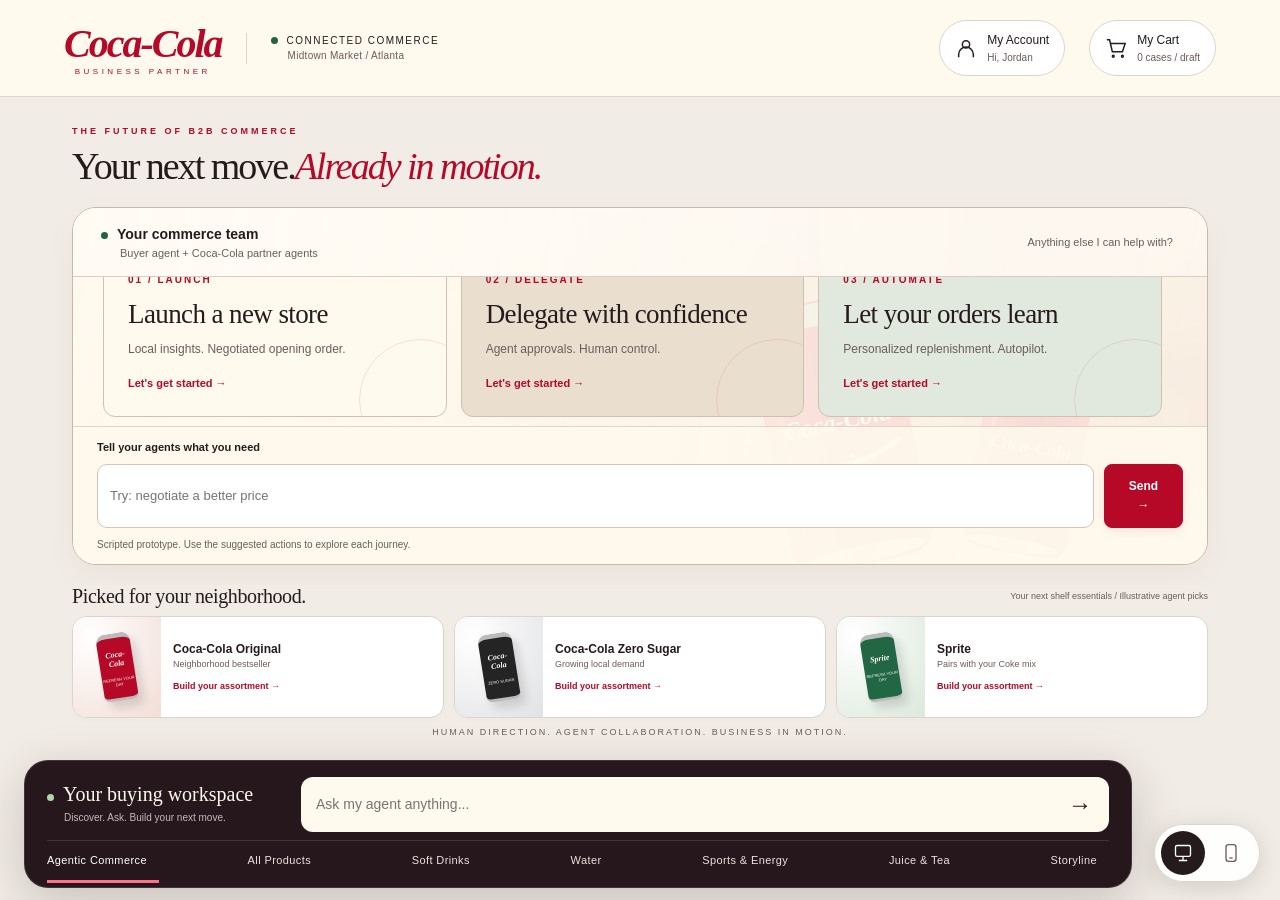
<file: index.html>
<!doctype html>
<html lang="en">
<head>
  <meta charset="utf-8"><meta name="viewport" content="width=device-width, initial-scale=1">
  <title>Coca-Cola Inspired | The Conversational Storefront</title>
  <link rel="stylesheet" href="styles.css"><link rel="stylesheet" href="storefront.css?v=4"><link rel="stylesheet" href="home.css?v=8"><link rel="stylesheet" href="conversation-journeys.css?v=10"><script src="catalog-data.js?v=6" defer></script><script src="storefront.js?v=15" defer></script><script src="app.js?v=14" defer></script>
</head>
<body class="conversation-page">
  <a class="skip" href="#main">Skip to conversation</a>
  <header id="storefront-header"></header>
  <div class="shell">
    <main id="main"><section class="intro"><div><p class="eyebrow">THE FUTURE OF B2B COMMERCE</p><h1>Your next move.<br><span>Already in motion.</span></h1><p>Your buyer agent and Coca-Cola's team work together.<br>You set the direction. They handle the details.</p></div><div class="hero-art" aria-hidden="true"><div class="can">Coca-Cola<small>ORIGINAL TASTE</small></div><div class="can zero">Coke<small>ZERO SUGAR</small></div></div></section><section id="storyboard" hidden></section><section class="conversation" aria-label="Commerce conversation"><div class="conversation-header"><div><span class="online" aria-hidden="true"></span><strong>Your commerce team</strong><small>Buyer agent + Coca-Cola partner agents</small></div><button class="text-button" id="reset">Restart journey</button></div><div id="messages" role="log" aria-label="Conversation messages" aria-live="polite" aria-relevant="additions"></div><form id="composer"><label for="prompt">Tell your agents what you need</label><div class="input-row"><input id="prompt" autocomplete="off" placeholder="Try: negotiate a better price" maxlength="500"><button type="submit" class="primary">Send <span aria-hidden="true">&rarr;</span></button></div><small>Scripted prototype. Use the suggested actions to explore each journey.</small></form></section><footer>HUMAN DIRECTION. AGENT COLLABORATION. BUSINESS IN MOTION.</footer></main>
  </div>
</body></html>
</file>
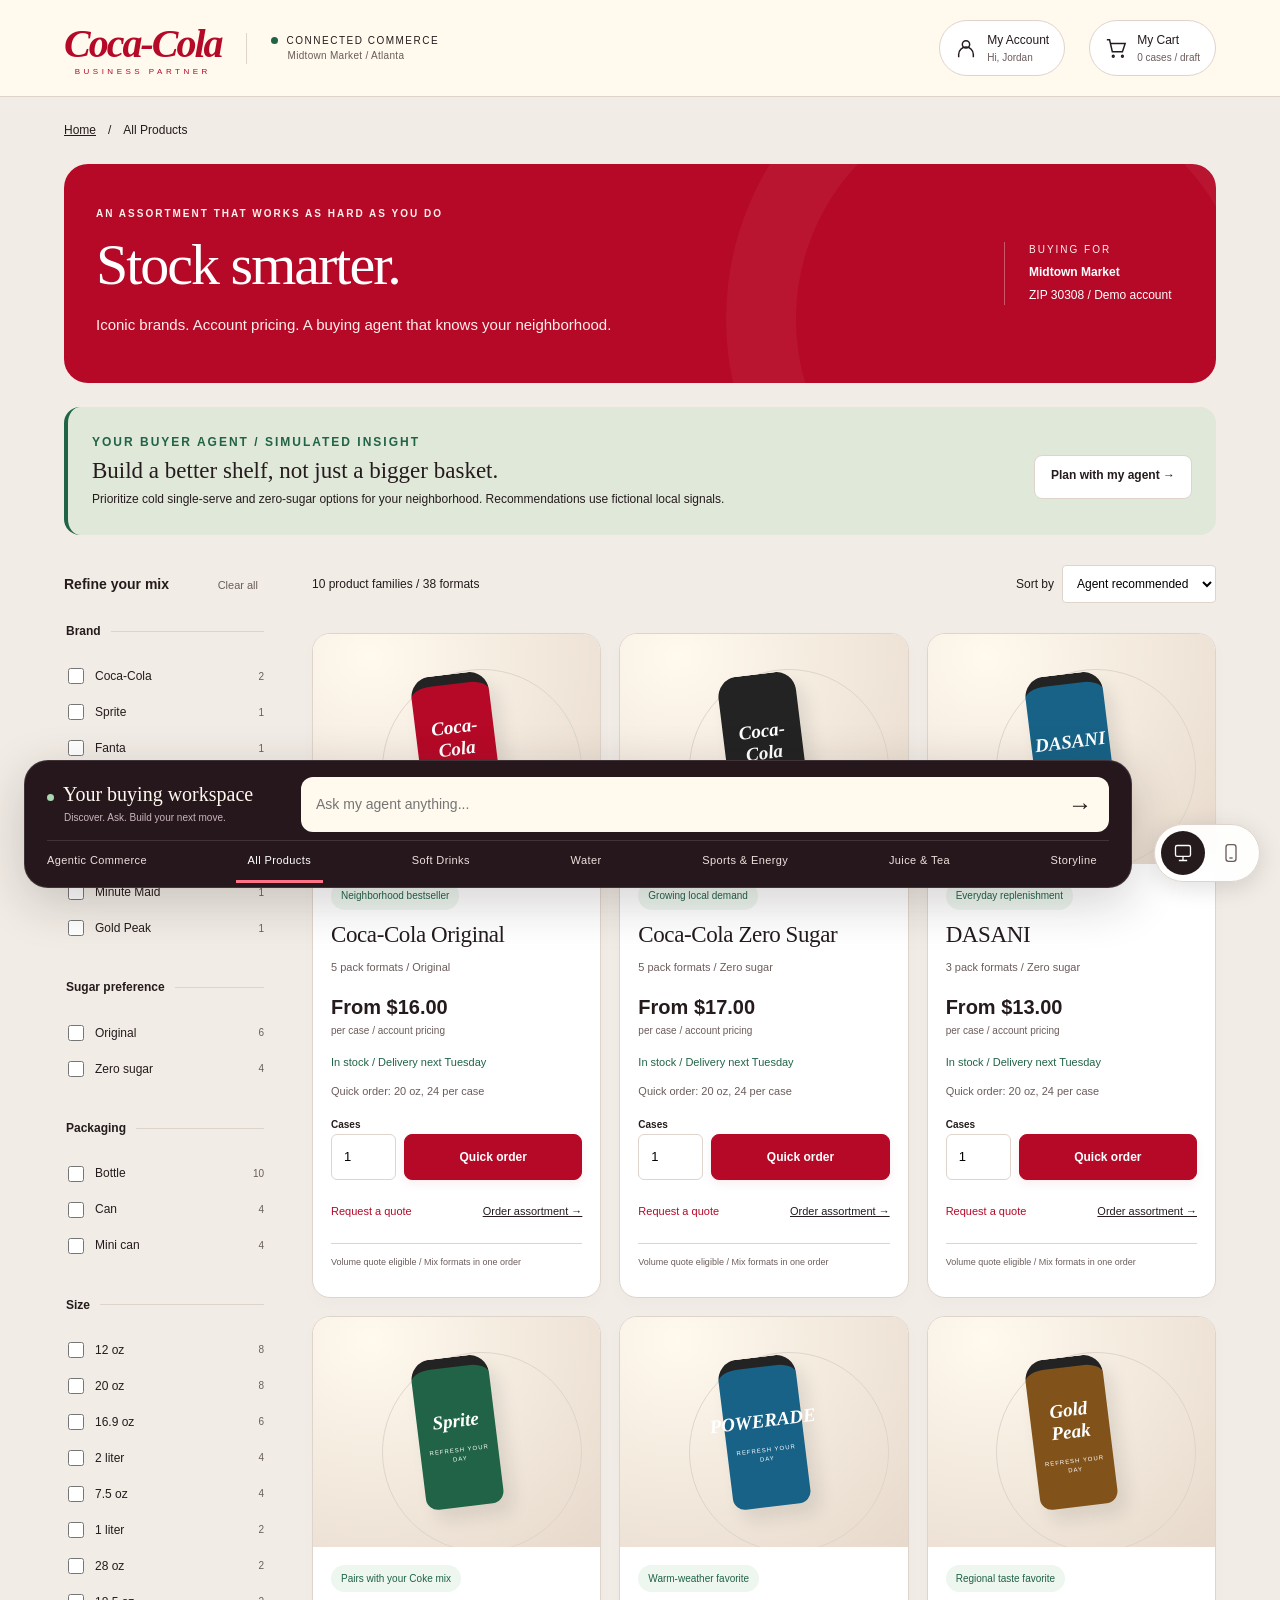
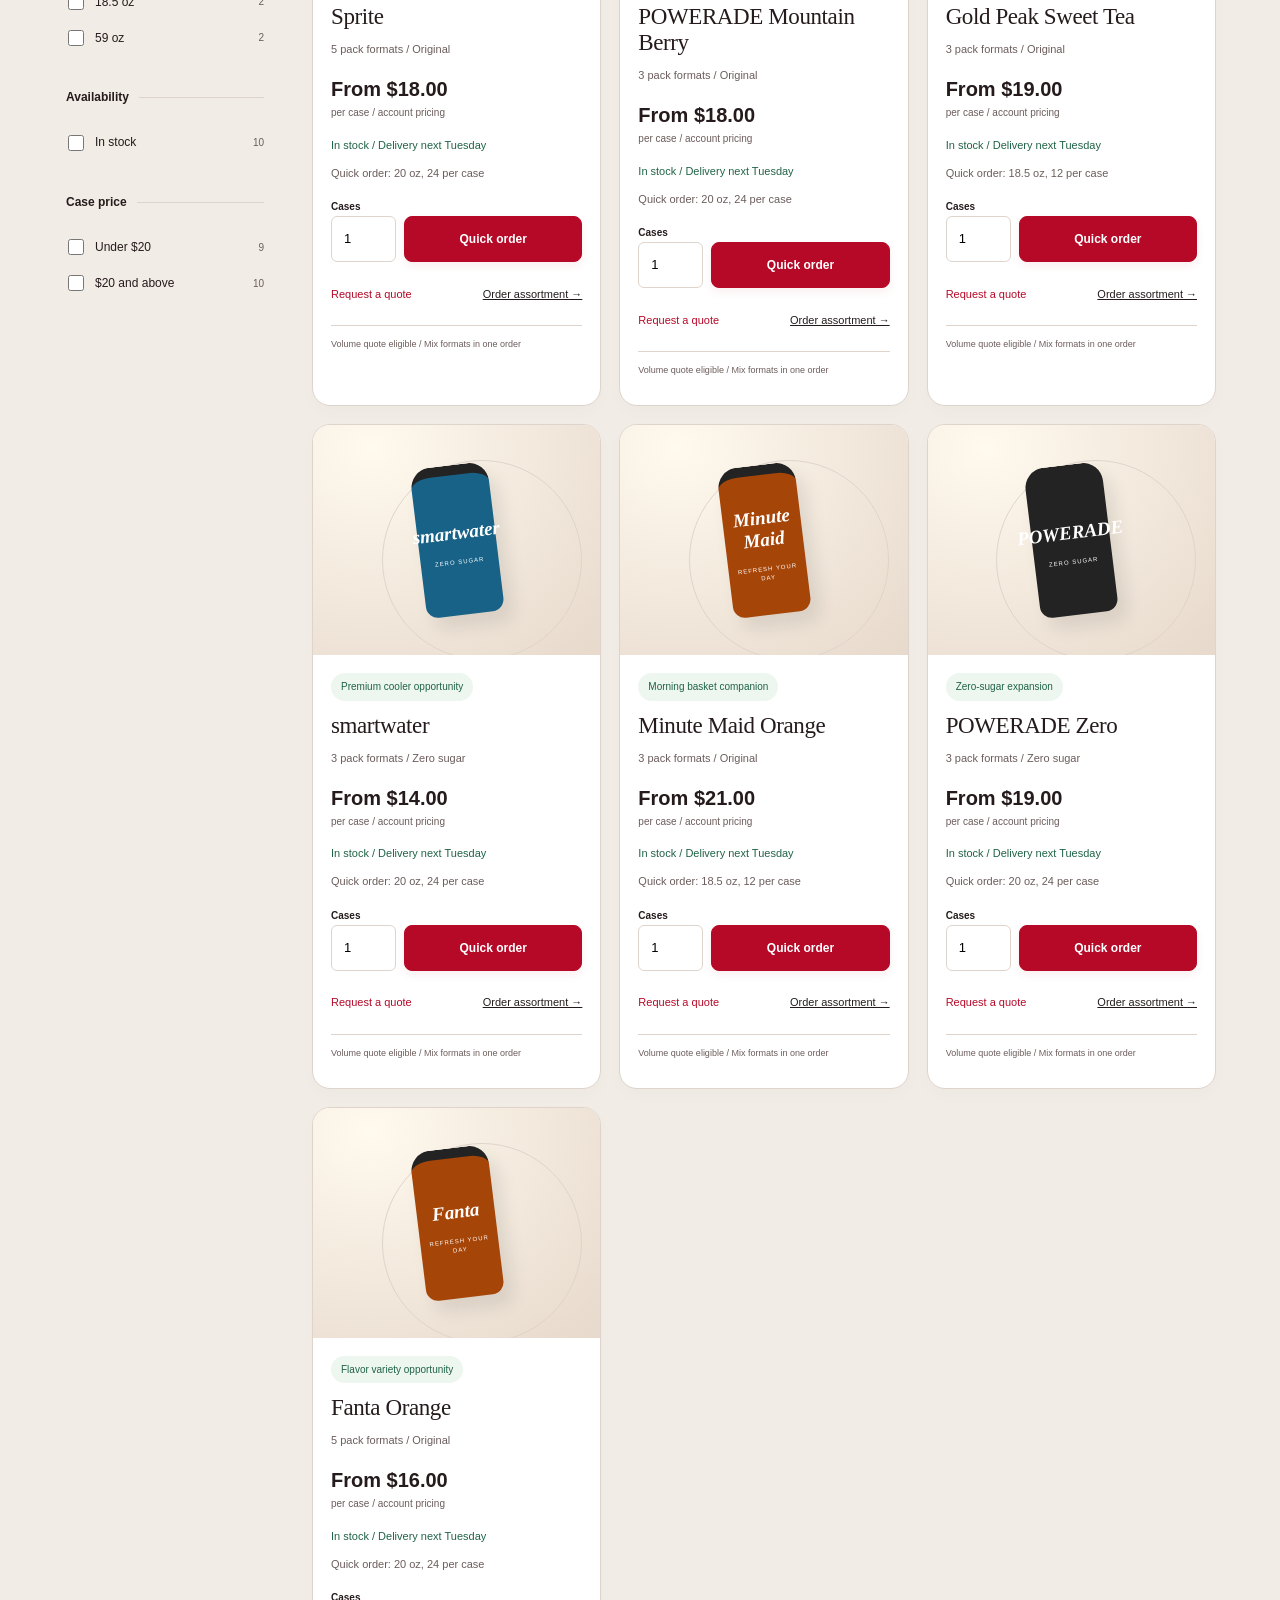
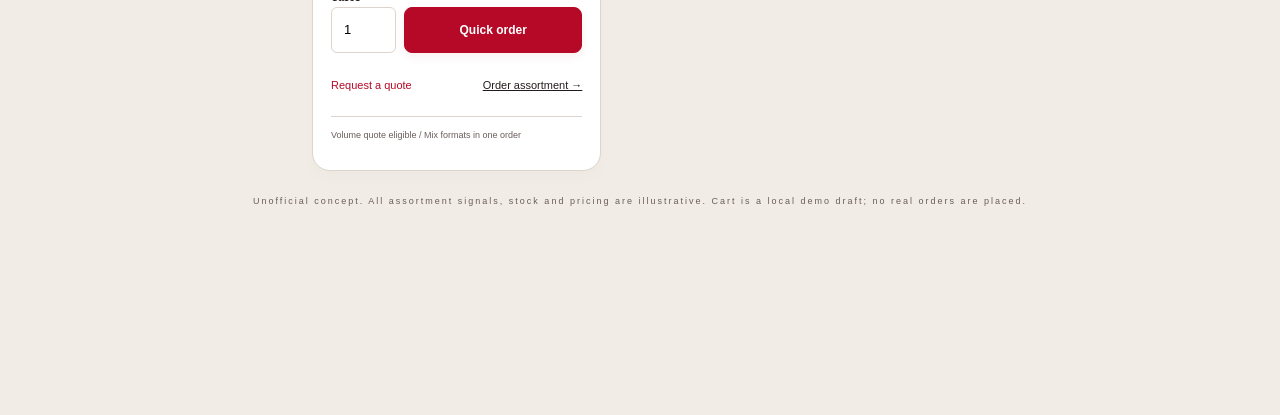
<file: category.html>
<!doctype html>
<html lang="en"><head><meta charset="utf-8"><meta name="viewport" content="width=device-width,initial-scale=1"><title>Shop Your Assortment | Business Partner</title><link rel="stylesheet" href="styles.css"><link rel="stylesheet" href="storefront.css?v=4"><link rel="stylesheet" href="catalog.css?v=4"><script src="catalog-data.js?v=6" defer></script><script src="storefront.js?v=15" defer></script><script src="catalog.js?v=6" defer></script></head>
<body><a class="skip" href="#main">Skip to products</a><header id="storefront-header"></header><main id="main" class="catalog-page"><nav class="breadcrumbs" aria-label="Breadcrumb"><a href="index.html">Home</a><span>/</span><span id="crumb-category">All Products</span></nav><section class="catalog-hero"><div><p class="eyebrow">AN ASSORTMENT THAT WORKS AS HARD AS YOU DO</p><h1 id="category-title">Stock smarter.</h1><p>Iconic brands. Account pricing. A buying agent that knows your neighborhood.</p></div><div class="location-signal"><small>BUYING FOR</small><strong>Midtown Market</strong><span>ZIP 30308 / Demo account</span></div></section><section class="agent-strip"><div><p class="eyebrow">YOUR BUYER AGENT / SIMULATED INSIGHT</p><strong>Build a better shelf, not just a bigger basket.</strong><p>Prioritize cold single-serve and zero-sugar options for your neighborhood. Recommendations use fictional local signals.</p></div><a class="secondary story-link" href="index.html?journey=0">Plan with my agent &rarr;</a></section><div class="catalog-layout"><form id="facets" class="facets"><div class="facet-title"><h2>Refine your mix</h2><button type="reset" class="text-button">Clear all</button></div><div id="facet-options"></div></form><section class="catalog-results" aria-label="Products"><div class="catalog-toolbar"><p id="result-count" role="status"></p><label>Sort by <select id="sort"><option value="recommended">Agent recommended</option><option value="price-low">Price: low to high</option><option value="price-high">Price: high to low</option><option value="name">Name: A to Z</option></select></label></div><div id="active-filters" class="active-filters"></div><div id="product-grid" class="catalog-grid"></div></section></div><footer>Unofficial concept. All assortment signals, stock and pricing are illustrative. Cart is a local demo draft; no real orders are placed.</footer></main><p id="commerce-status" class="commerce-toast" role="status" hidden></p></body></html>
</file>
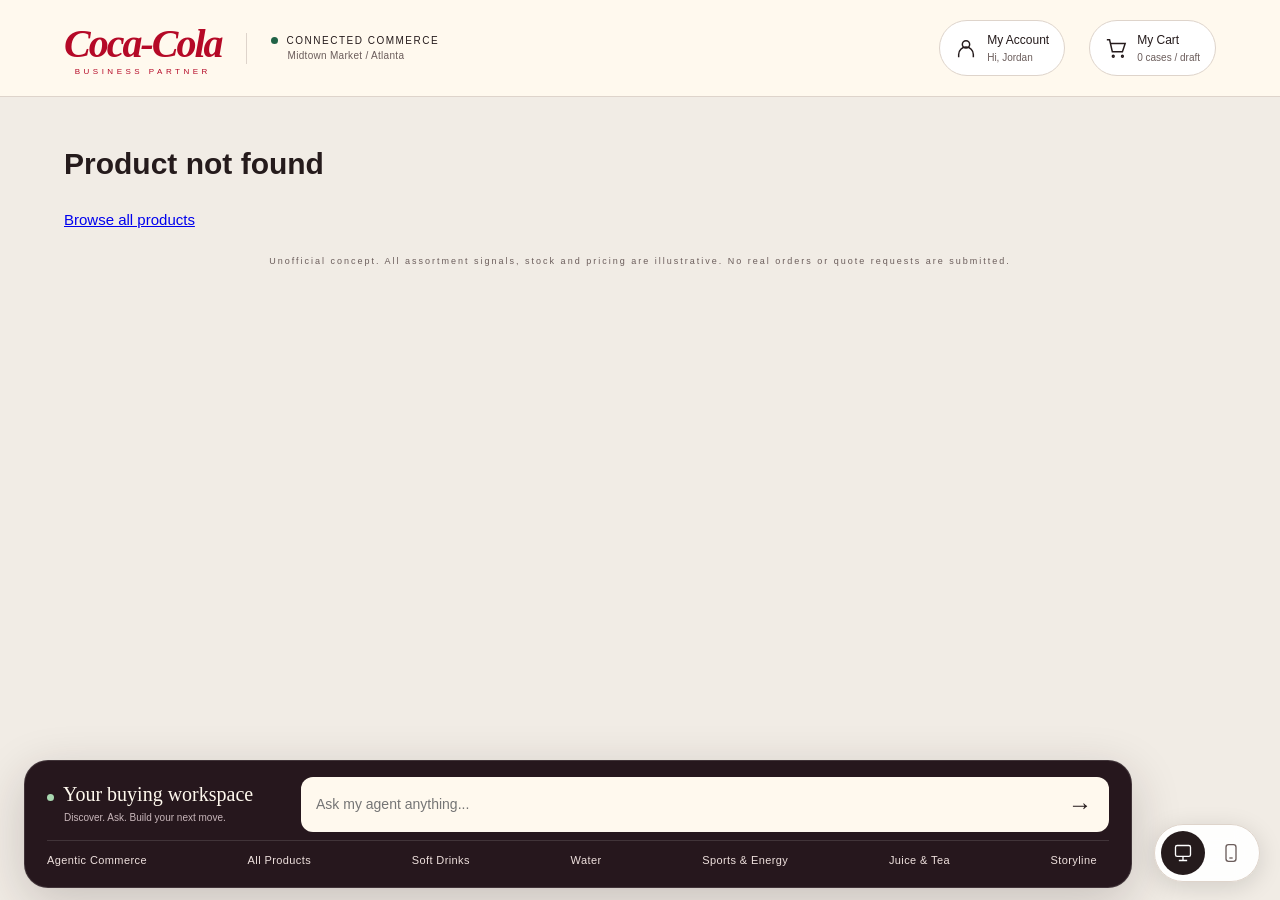
<file: product.html>
<!doctype html>
<html lang="en"><head><meta charset="utf-8"><meta name="viewport" content="width=device-width,initial-scale=1"><title>Build Your Product Assortment | Business Partner</title><link rel="stylesheet" href="styles.css"><link rel="stylesheet" href="storefront.css?v=4"><link rel="stylesheet" href="catalog.css?v=4"><script src="catalog-data.js?v=6" defer></script><script src="storefront.js?v=15" defer></script><script src="catalog.js?v=6" defer></script></head><body><a class="skip" href="#main">Skip to product assortment</a><header id="storefront-header"></header><main id="main" class="catalog-page"><div id="product-detail"></div><footer>Unofficial concept. All assortment signals, stock and pricing are illustrative. No real orders or quote requests are submitted.</footer></main><p id="commerce-status" class="commerce-toast" role="status" hidden></p></body></html>
</file>
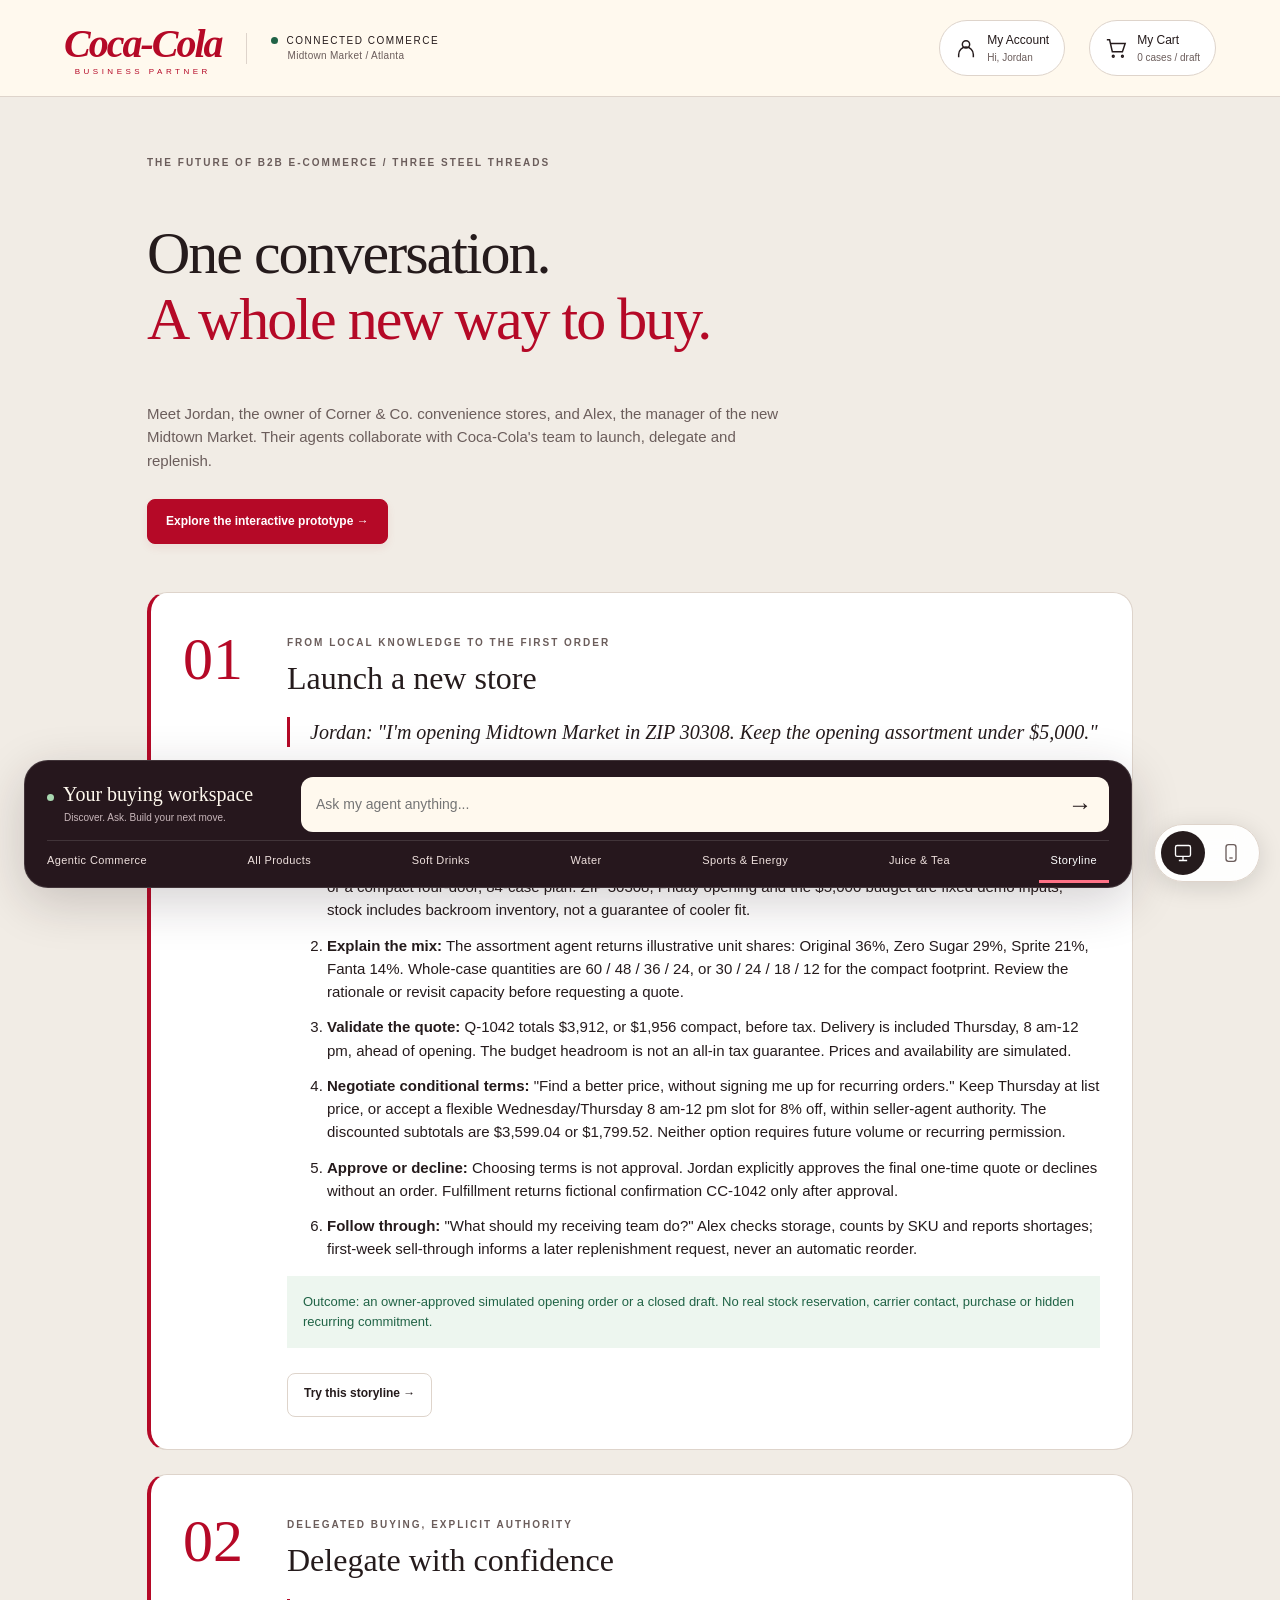
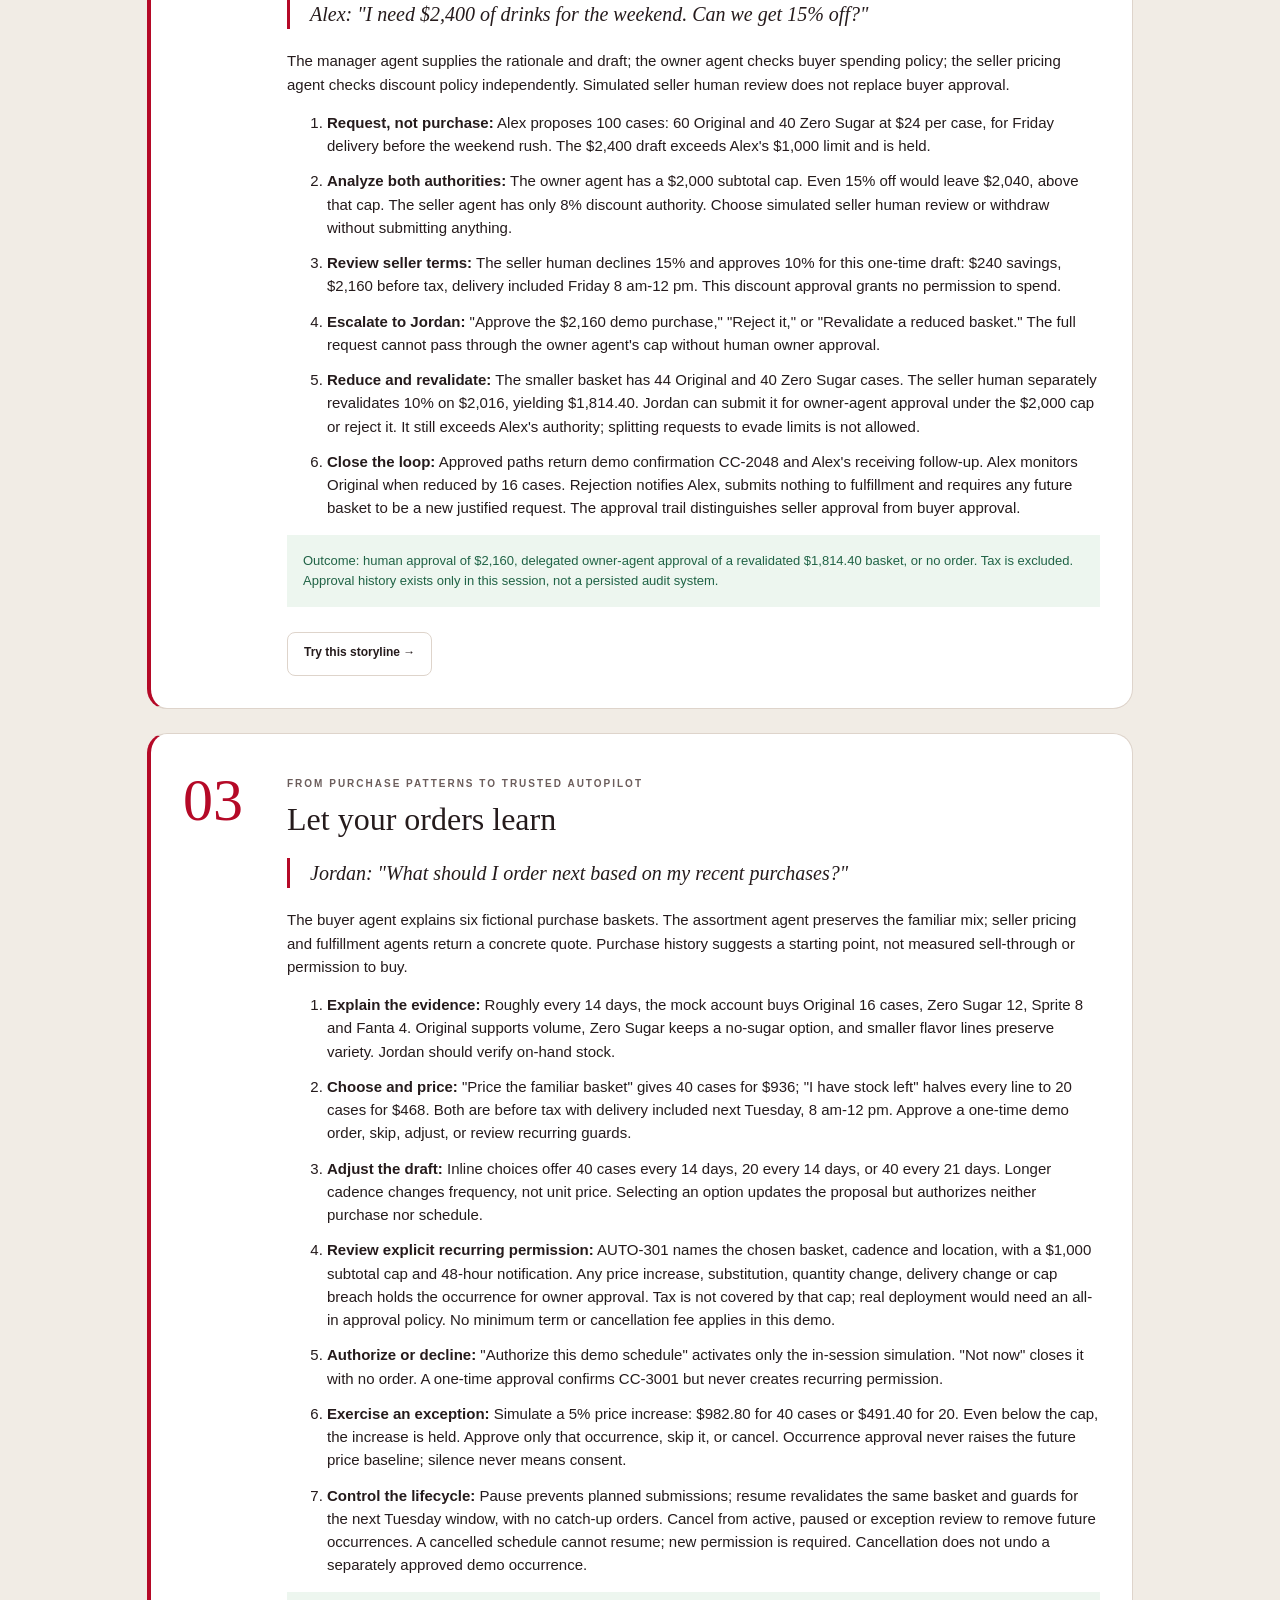
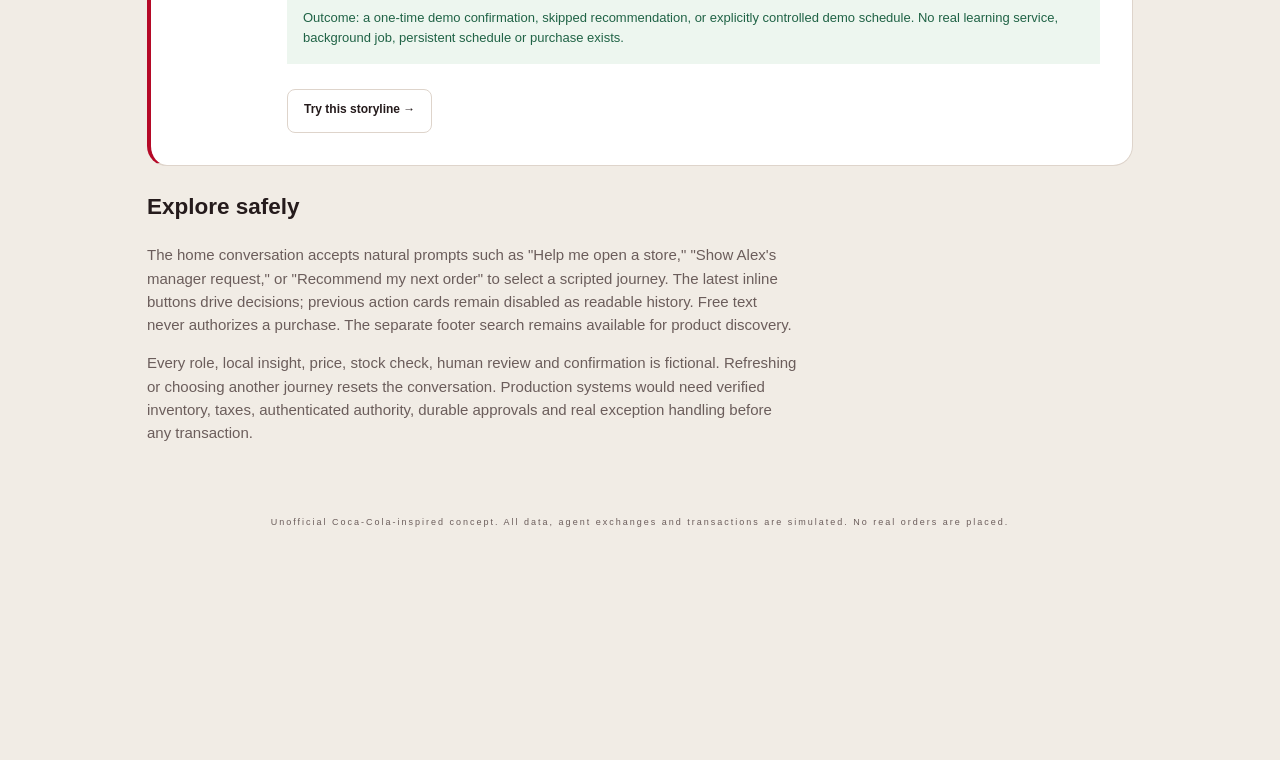
<file: storyline.html>
<!doctype html>
<html lang="en">
<head>
  <meta charset="utf-8"><meta name="viewport" content="width=device-width, initial-scale=1">
  <title>Storyline | The Conversational Storefront</title>
  <link rel="stylesheet" href="styles.css"><link rel="stylesheet" href="storefront.css?v=4"><script src="catalog-data.js?v=6" defer></script><script src="storefront.js?v=15" defer></script>
</head>
<body>
  <a class="skip" href="#main">Skip to storyline</a>
  <header id="storefront-header"></header>
  <main id="main" class="story-page">
    <section class="story-intro"><p class="eyebrow">THE FUTURE OF B2B E-COMMERCE / THREE STEEL THREADS</p><h1>One conversation.<br><span>A whole new way to buy.</span></h1><p>Meet Jordan, the owner of Corner &amp; Co. convenience stores, and Alex, the manager of the new Midtown Market. Their agents collaborate with Coca-Cola's team to launch, delegate and replenish.</p><a class="primary story-link" href="index.html">Explore the interactive prototype &rarr;</a></section>
    <article class="story-thread"><div class="story-number">01</div><div><p class="eyebrow">FROM LOCAL KNOWLEDGE TO THE FIRST ORDER</p><h2>Launch a new store</h2><blockquote>Jordan: "I'm opening Midtown Market in ZIP 30308. Keep the opening assortment under $5,000."</blockquote><p>The buyer agent coordinates discovery; the assortment agent explains a fictional neighborhood mix; pricing and fulfillment agents validate sample terms. Jordan chooses space, delivery tradeoffs and final authorization through staged inline buttons.</p><ol>
      <li><strong>Discover the footprint:</strong> "I open Friday, with an eight-door cooler and backroom space." Choose this 168-case plan or a compact four-door, 84-case plan. ZIP 30308, Friday opening and the $5,000 budget are fixed demo inputs; stock includes backroom inventory, not a guarantee of cooler fit.</li>
      <li><strong>Explain the mix:</strong> The assortment agent returns illustrative unit shares: Original 36%, Zero Sugar 29%, Sprite 21%, Fanta 14%. Whole-case quantities are 60 / 48 / 36 / 24, or 30 / 24 / 18 / 12 for the compact footprint. Review the rationale or revisit capacity before requesting a quote.</li>
      <li><strong>Validate the quote:</strong> Q-1042 totals $3,912, or $1,956 compact, before tax. Delivery is included Thursday, 8 am-12 pm, ahead of opening. The budget headroom is not an all-in tax guarantee. Prices and availability are simulated.</li>
      <li><strong>Negotiate conditional terms:</strong> "Find a better price, without signing me up for recurring orders." Keep Thursday at list price, or accept a flexible Wednesday/Thursday 8 am-12 pm slot for 8% off, within seller-agent authority. The discounted subtotals are $3,599.04 or $1,799.52. Neither option requires future volume or recurring permission.</li>
      <li><strong>Approve or decline:</strong> Choosing terms is not approval. Jordan explicitly approves the final one-time quote or declines without an order. Fulfillment returns fictional confirmation CC-1042 only after approval.</li>
      <li><strong>Follow through:</strong> "What should my receiving team do?" Alex checks storage, counts by SKU and reports shortages; first-week sell-through informs a later replenishment request, never an automatic reorder.</li>
    </ol><p class="story-outcome">Outcome: an owner-approved simulated opening order or a closed draft. No real stock reservation, carrier contact, purchase or hidden recurring commitment.</p><a href="index.html?journey=0" class="secondary story-link">Try this storyline &rarr;</a></div></article>
    <article class="story-thread"><div class="story-number">02</div><div><p class="eyebrow">DELEGATED BUYING, EXPLICIT AUTHORITY</p><h2>Delegate with confidence</h2><blockquote>Alex: "I need $2,400 of drinks for the weekend. Can we get 15% off?"</blockquote><p>The manager agent supplies the rationale and draft; the owner agent checks buyer spending policy; the seller pricing agent checks discount policy independently. Simulated seller human review does not replace buyer approval.</p><ol>
      <li><strong>Request, not purchase:</strong> Alex proposes 100 cases: 60 Original and 40 Zero Sugar at $24 per case, for Friday delivery before the weekend rush. The $2,400 draft exceeds Alex's $1,000 limit and is held.</li>
      <li><strong>Analyze both authorities:</strong> The owner agent has a $2,000 subtotal cap. Even 15% off would leave $2,040, above that cap. The seller agent has only 8% discount authority. Choose simulated seller human review or withdraw without submitting anything.</li>
      <li><strong>Review seller terms:</strong> The seller human declines 15% and approves 10% for this one-time draft: $240 savings, $2,160 before tax, delivery included Friday 8 am-12 pm. This discount approval grants no permission to spend.</li>
      <li><strong>Escalate to Jordan:</strong> "Approve the $2,160 demo purchase," "Reject it," or "Revalidate a reduced basket." The full request cannot pass through the owner agent's cap without human owner approval.</li>
      <li><strong>Reduce and revalidate:</strong> The smaller basket has 44 Original and 40 Zero Sugar cases. The seller human separately revalidates 10% on $2,016, yielding $1,814.40. Jordan can submit it for owner-agent approval under the $2,000 cap or reject it. It still exceeds Alex's authority; splitting requests to evade limits is not allowed.</li>
      <li><strong>Close the loop:</strong> Approved paths return demo confirmation CC-2048 and Alex's receiving follow-up. Alex monitors Original when reduced by 16 cases. Rejection notifies Alex, submits nothing to fulfillment and requires any future basket to be a new justified request. The approval trail distinguishes seller approval from buyer approval.</li>
    </ol><p class="story-outcome">Outcome: human approval of $2,160, delegated owner-agent approval of a revalidated $1,814.40 basket, or no order. Tax is excluded. Approval history exists only in this session, not a persisted audit system.</p><a href="index.html?journey=1" class="secondary story-link">Try this storyline &rarr;</a></div></article>
    <article class="story-thread"><div class="story-number">03</div><div><p class="eyebrow">FROM PURCHASE PATTERNS TO TRUSTED AUTOPILOT</p><h2>Let your orders learn</h2><blockquote>Jordan: "What should I order next based on my recent purchases?"</blockquote><p>The buyer agent explains six fictional purchase baskets. The assortment agent preserves the familiar mix; seller pricing and fulfillment agents return a concrete quote. Purchase history suggests a starting point, not measured sell-through or permission to buy.</p><ol>
      <li><strong>Explain the evidence:</strong> Roughly every 14 days, the mock account buys Original 16 cases, Zero Sugar 12, Sprite 8 and Fanta 4. Original supports volume, Zero Sugar keeps a no-sugar option, and smaller flavor lines preserve variety. Jordan should verify on-hand stock.</li>
      <li><strong>Choose and price:</strong> "Price the familiar basket" gives 40 cases for $936; "I have stock left" halves every line to 20 cases for $468. Both are before tax with delivery included next Tuesday, 8 am-12 pm. Approve a one-time demo order, skip, adjust, or review recurring guards.</li>
      <li><strong>Adjust the draft:</strong> Inline choices offer 40 cases every 14 days, 20 every 14 days, or 40 every 21 days. Longer cadence changes frequency, not unit price. Selecting an option updates the proposal but authorizes neither purchase nor schedule.</li>
      <li><strong>Review explicit recurring permission:</strong> AUTO-301 names the chosen basket, cadence and location, with a $1,000 subtotal cap and 48-hour notification. Any price increase, substitution, quantity change, delivery change or cap breach holds the occurrence for owner approval. Tax is not covered by that cap; real deployment would need an all-in approval policy. No minimum term or cancellation fee applies in this demo.</li>
      <li><strong>Authorize or decline:</strong> "Authorize this demo schedule" activates only the in-session simulation. "Not now" closes it with no order. A one-time approval confirms CC-3001 but never creates recurring permission.</li>
      <li><strong>Exercise an exception:</strong> Simulate a 5% price increase: $982.80 for 40 cases or $491.40 for 20. Even below the cap, the increase is held. Approve only that occurrence, skip it, or cancel. Occurrence approval never raises the future price baseline; silence never means consent.</li>
      <li><strong>Control the lifecycle:</strong> Pause prevents planned submissions; resume revalidates the same basket and guards for the next Tuesday window, with no catch-up orders. Cancel from active, paused or exception review to remove future occurrences. A cancelled schedule cannot resume; new permission is required. Cancellation does not undo a separately approved demo occurrence.</li>
    </ol><p class="story-outcome">Outcome: a one-time demo confirmation, skipped recommendation, or explicitly controlled demo schedule. No real learning service, background job, persistent schedule or purchase exists.</p><a href="index.html?journey=2" class="secondary story-link">Try this storyline &rarr;</a></div></article>
    <section class="story-intro" aria-labelledby="demo-boundaries"><h2 id="demo-boundaries">Explore safely</h2><p>The home conversation accepts natural prompts such as "Help me open a store," "Show Alex's manager request," or "Recommend my next order" to select a scripted journey. The latest inline buttons drive decisions; previous action cards remain disabled as readable history. Free text never authorizes a purchase. The separate footer search remains available for product discovery.</p><p>Every role, local insight, price, stock check, human review and confirmation is fictional. Refreshing or choosing another journey resets the conversation. Production systems would need verified inventory, taxes, authenticated authority, durable approvals and real exception handling before any transaction.</p></section>
    <footer>Unofficial Coca-Cola-inspired concept. All data, agent exchanges and transactions are simulated. No real orders are placed.</footer>
  </main>
</body></html>
</file>
<file: styles.css>
:root{--dxp-g-brand:#c8102e;--dxp-g-brand-1:#a20d25;--dxp-g-brand-contrast:#fff;--dxp-g-root:#fff;--dxp-g-root-contrast:#242424;--dxp-g-neutral:#f6f4f1;--muted:#64605b;--line:#e6e1db;--green:#206346;--green-bg:#edf6ef;--amber:#805000;--amber-bg:#fff5df;--radius:12px;--space:24px}
*{box-sizing:border-box}body{margin:0;background:var(--dxp-g-neutral);color:var(--dxp-g-root-contrast);font-family:Arial,Helvetica,sans-serif;font-size:15px;line-height:1.55}button,input{font:inherit}button{cursor:pointer;min-height:44px}button:disabled{cursor:default;opacity:.6}button,a,input,summary{outline-offset:4px}*:focus-visible{outline:3px solid var(--dxp-g-brand)}[hidden]{display:none!important}header{height:96px;background:var(--dxp-g-root);border-bottom:1px solid var(--line);display:flex;align-items:center;justify-content:space-between;padding:0 5%}.brand{color:var(--dxp-g-brand);font:bold italic 36px Georgia,serif;text-decoration:none;letter-spacing:-2px}.brand span{display:block;font:9px Arial;letter-spacing:3px;text-align:center;margin-top:0}.header-note{color:var(--muted);font:italic 19px Georgia}.account{display:flex;align-items:center;gap:12px;font-size:13px}.account small{display:block;color:var(--muted)}.avatar{display:grid;place-items:center;width:40px;height:40px;border-radius:50%;background:var(--dxp-g-neutral);font-weight:bold}.shell{display:grid;grid-template-columns:270px minmax(0,1fr);max-width:1440px;margin:auto}aside{padding:42px 25px;border-right:1px solid var(--line)}.eyebrow{font-size:10px;font-weight:700;letter-spacing:2px;color:var(--muted)}aside h2{font:32px/1.15 Georgia;margin:20px 0}.muted{color:var(--muted);font-size:13px}nav{display:grid;gap:10px;margin:30px 0}.journey{background:transparent;border:1px solid transparent;border-radius:var(--radius);text-align:left;padding:14px 12px;display:flex;gap:12px;width:100%;color:var(--dxp-g-root-contrast)}.journey[aria-current="true"]{background:var(--dxp-g-root);border-color:var(--line);box-shadow:0 4px 12px #00000004}.journey .number{color:var(--dxp-g-brand);font:22px Georgia}.journey strong{font-size:13px;display:block}.journey small{font-size:11px;color:var(--muted)}.store{border-top:1px solid var(--line);padding:24px 0}.store h3{font-size:15px;margin:8px 0 0}.store p{font-size:12px;margin:4px 0 12px;color:var(--muted)}.tag{font-size:10px;padding:5px 9px;background:var(--dxp-g-root);border:1px solid var(--line);border-radius:4px}.disclaimer{font-size:10px;color:var(--muted);margin-top:26px}main{padding:36px 48px 20px;min-width:0}.intro{display:flex;justify-content:space-between;align-items:center;margin-bottom:28px;gap:20px}.intro h1{font:46px/1.08 Georgia;letter-spacing:-1.5px;margin:14px 0}.intro h1 span{color:var(--dxp-g-brand)}.intro p:not(.eyebrow){color:var(--muted);font-size:13px}.hero-art{display:flex;align-items:center;padding:20px 15px;min-width:200px}.can{background:var(--dxp-g-brand);width:85px;height:155px;border-radius:18px 18px 22px 22px;color:white;transform:rotate(-12deg);box-shadow:inset 7px 0 14px #ffffff30,inset -9px 0 14px #00000025,0 15px 20px #00000015;border-top:8px solid #c9c9c9;border-bottom:5px solid #b7b7b7;display:flex;flex-direction:column;justify-content:center;text-align:center;font:bold italic 21px Georgia;letter-spacing:-1px}.can small{font:7px Arial;letter-spacing:1px;margin-top:15px}.can.zero{background:#232323;transform:rotate(10deg);margin-left:10px;height:140px}.conversation{background:var(--dxp-g-root);border:1px solid var(--line);border-radius:16px;overflow:hidden;box-shadow:0 8px 30px #00000003}.conversation-header{display:flex;justify-content:space-between;align-items:center;padding:19px 24px;border-bottom:1px solid var(--line);gap:10px}.conversation-header strong{font-size:13px}.conversation-header small{display:block;margin-left:19px;font-size:11px;color:var(--muted)}.online{display:inline-block;width:7px;height:7px;background:var(--green);border-radius:50%;margin-right:9px}.text-button{border:0;background:transparent;color:var(--muted);font-size:11px}#messages{padding:24px;min-height:280px;display:grid;gap:20px}.message{max-width:100%;font-size:14px}.sender{font-size:10px;letter-spacing:1px;text-transform:uppercase;font-weight:bold;color:var(--muted);margin-bottom:8px}.message p{margin:0 0 12px}.message.user{justify-self:end;max-width:85%;padding:14px 18px;background:var(--dxp-g-neutral);border-radius:12px 12px 0 12px}.message.user p{margin:0}.agent-mark{color:var(--dxp-g-brand)}details{border:1px solid var(--line);border-radius:8px;margin:12px 0;background:var(--dxp-g-neutral);font-size:12px}summary{cursor:pointer;padding:12px 15px;font-weight:bold;min-height:44px}.exchange{padding:12px 15px;border-top:1px solid var(--line)}.exchange strong{display:block;color:var(--dxp-g-brand);font-size:10px;letter-spacing:.5px}.card{border:1px solid var(--line);border-radius:var(--radius);padding:20px;margin-top:12px}.card h3{font:23px Georgia;margin:0 0 6px}.card .sub{font-size:11px;color:var(--muted);margin-bottom:16px}.product{display:grid;grid-template-columns:36px 1fr auto;gap:12px;align-items:center;padding:12px 0;border-bottom:1px solid var(--line)}.mini-can{width:25px;height:40px;background:var(--dxp-g-brand);border-radius:5px;border-top:3px solid #c9c9c9;color:white;font:bold italic 8px Georgia;display:grid;place-items:center}.mini-can.black{background:#232323}.mini-can.green{background:#267447}.mini-can.orange{background:#bc5100}.product strong{font-size:12px}.product small{display:block;font-size:11px;color:var(--muted)}.price{font-size:12px;text-align:right}.total{display:flex;justify-content:space-between;padding:16px 0 0;font-weight:bold}.actions{display:flex;gap:8px;flex-wrap:wrap;margin-top:16px}.primary,.secondary{padding:10px 16px;border-radius:4px;font-size:12px;font-weight:bold}.primary{background:var(--dxp-s-button-color-background,var(--dxp-g-brand));color:var(--dxp-g-brand-contrast);border:1px solid var(--dxp-g-brand)}.primary:hover{background:var(--dxp-g-brand-1)}.secondary{background:var(--dxp-g-root);border:1px solid var(--line);color:var(--dxp-g-root-contrast)}.status{padding:14px;background:var(--green-bg);color:var(--green);border-radius:8px;font-size:12px;margin-top:12px}.status.warning{background:var(--amber-bg);color:var(--amber)}.facts{display:grid;grid-template-columns:1fr 1fr;gap:12px;margin:15px 0}.facts div{background:var(--dxp-g-neutral);padding:12px;border-radius:6px;font-size:12px}.facts small{display:block;color:var(--muted);font-size:10px}#composer{padding:20px 24px;border-top:1px solid var(--line)}#composer label{font-size:11px;font-weight:bold;display:block;margin-bottom:8px}.input-row{display:flex;gap:10px}input{width:100%;min-width:0;padding:12px;border:1px solid var(--line);border-radius:6px;font-size:13px}#composer small{display:block;font-size:10px;color:var(--muted);margin-top:9px}footer{text-align:center;font-size:9px;letter-spacing:2px;color:var(--muted);padding:24px 0}.skip{position:absolute;top:-100px;background:white;padding:10px;z-index:2}.skip:focus{top:0}#storyboard{background:white;border:1px solid var(--line);padding:24px;border-radius:12px;margin-bottom:24px}#storyboard h2{font:28px Georgia;margin-top:0}#storyboard h3{color:var(--dxp-g-brand);font-size:15px}#storyboard li{font-size:13px;margin:8px 0}
@media(min-width:1400px){main{padding-right:70px;padding-left:70px}}@media(max-width:1000px){main{padding:28px 24px}.shell{grid-template-columns:220px minmax(0,1fr)}aside{padding:30px 18px}.intro h1{font-size:36px}.hero-art{min-width:150px}.can{width:65px;height:130px;font-size:17px}.can.zero{height:120px}}@media(max-width:700px){header{height:78px;padding:0 20px}.brand{font-size:28px}.header-note{display:none}.account{font-size:11px}.avatar{width:32px;height:32px}.shell{display:block}aside{padding:18px 20px;border-right:0;border-bottom:1px solid var(--line)}aside>h2,aside>.eyebrow,aside>.muted,.store,.disclaimer{display:none}nav{display:flex;margin:0 0 12px;gap:4px}.journey{padding:8px;gap:6px}.journey small{display:none}.journey strong{font-size:11px}.journey .number{font-size:18px}#story-toggle{min-height:32px;padding:5px 10px;font-size:10px}main{padding:24px 16px}.intro h1{font-size:34px}.intro p:not(.eyebrow){font-size:12px}.hero-art{display:none}#messages,.conversation-header,#composer{padding:16px}.card{padding:15px}.facts{grid-template-columns:1fr}.conversation-header small{font-size:9px}.product{gap:8px}.eyebrow{font-size:9px}footer{letter-spacing:1px}}
</file>
<file: storefront.css>
#storefront-header{display:block;height:auto;padding:0}.shop-announcement{padding:9px 5%;background:var(--dxp-g-brand);color:var(--dxp-g-brand-contrast);font-size:11px;display:flex;justify-content:space-between;gap:16px}.shop-header{display:flex;align-items:center;justify-content:space-between;gap:32px;padding:24px 5%}.shop-header .brand{flex-shrink:0}#catalog-search{display:flex;max-width:580px;flex:1;background:var(--dxp-g-neutral);border:1px solid var(--line);border-radius:5px}#catalog-search input{border:0;background:transparent}#catalog-search button{border:0;background:transparent;padding:8px 16px;color:var(--dxp-g-root-contrast)}.shop-tools{display:flex;gap:24px}.shop-tools button{display:flex;align-items:center;gap:10px;border:0;background:transparent;text-align:left;padding:0;color:var(--dxp-g-root-contrast);white-space:nowrap;font-size:12px}.shop-tools small{display:block;color:var(--muted);font-size:10px}.shop-nav{display:flex;flex-wrap:wrap;gap:0;margin:0;padding:0 5%;border-top:1px solid var(--line)}.shop-nav a,.shop-nav button{display:flex;align-items:center;min-height:50px;padding:12px 20px;border:0;border-bottom:3px solid transparent;background:transparent;color:var(--dxp-g-root-contrast);text-decoration:none;font-size:12px;font-weight:bold}.shop-nav a:first-child{padding-left:0;padding-right:24px}.shop-nav a[aria-current="page"]{border-bottom-color:var(--dxp-g-brand);color:var(--dxp-g-brand)}.shop-nav button:hover,.shop-nav a:hover{color:var(--dxp-g-brand)}.sr-only{position:absolute;width:1px;height:1px;padding:0;margin:-1px;overflow:hidden;clip-path:inset(50%);white-space:nowrap;border:0}.shop-dialog{border:1px solid var(--line);border-radius:12px;padding:24px;width:min(540px,calc(100% - 32px));max-height:85vh;color:var(--dxp-g-root-contrast)}.shop-dialog::backdrop{background:#0006}.dialog-close{float:right}.shop-dialog h2{font:28px Georgia;margin-right:80px}.shop-dialog p{border-bottom:1px solid var(--line);padding-bottom:12px;font-size:14px}.shop-dialog small{display:block;color:var(--muted);font-size:12px}.story-page{max-width:1050px;margin:auto;padding:48px 32px}.story-intro{max-width:740px;margin-bottom:48px}.story-intro h1{font:48px/1.1 Georgia;letter-spacing:-1px}.story-intro h1 span{color:var(--dxp-g-brand)}.story-intro>p:not(.eyebrow){color:var(--muted);max-width:650px}.story-link{display:inline-block;text-decoration:none;min-height:44px;margin-top:12px}.story-thread{display:grid;grid-template-columns:80px 1fr;gap:24px;padding:32px;background:var(--dxp-g-root);border:1px solid var(--line);border-radius:12px;margin-bottom:24px}.story-number{font:48px Georgia;color:var(--dxp-g-brand)}.story-thread h2{font:32px Georgia;margin:8px 0}.story-thread blockquote{margin:20px 0;padding-left:20px;border-left:3px solid var(--dxp-g-brand);font:italic 20px/1.5 Georgia}.story-thread li{margin:12px 0}.story-outcome{padding:16px;background:var(--green-bg);color:var(--green);font-size:13px}

/* Keep the storefront shell fixed while long conversations remain accessible. */
.conversation-page{height:100dvh;overflow:hidden;display:flex;flex-direction:column}
.conversation-page #storefront-header{flex-shrink:0}
.conversation-page .shell{flex:1;min-height:0;width:100%;margin:0 auto}
.conversation-page aside{overflow-y:auto;min-height:0;padding-top:24px}
.conversation-page main{display:flex;flex-direction:column;min-height:0;padding-top:18px;padding-bottom:12px}
.conversation-page .intro{flex-shrink:0;margin-bottom:16px}
.conversation-page .intro h1{font-size:32px;margin:8px 0}
.conversation-page .intro p{margin:6px 0}
.conversation-page .hero-art{padding:0 15px}
.conversation-page .can{height:100px;width:60px;font-size:16px}
.conversation-page .can.zero{height:90px}
.conversation-page .conversation{flex:1;min-height:0;display:flex;flex-direction:column}
.conversation-page .conversation-header,.conversation-page #composer{flex-shrink:0}
.conversation-page #messages{flex:1;min-height:0;overflow-y:auto;overscroll-behavior:contain;display:flex;flex-direction:column;scrollbar-gutter:stable}
.conversation-page .message{flex-shrink:0}
.conversation-page .message.user{align-self:flex-end}
.conversation-page footer{padding:8px 0;flex-shrink:0}
.conversation-page #storyboard{overflow-y:auto;max-height:35%;flex-shrink:0;margin-bottom:12px}
@media(max-width:700px){.conversation-page .shell{display:flex;flex-direction:column}.conversation-page aside{flex-shrink:0;padding:10px 16px;overflow:visible}.conversation-page main{flex:1;padding:12px 16px}.conversation-page .intro h1{font-size:24px}.conversation-page .intro h1 br{display:none}.conversation-page .intro p:not(.eyebrow){display:none}.conversation-page .intro{margin-bottom:10px}.conversation-page .shop-announcement{display:none}.conversation-page .shop-header{padding:10px 20px;gap:8px}.conversation-page .shop-nav{flex-wrap:nowrap;overflow-x:auto}.conversation-page .shop-nav a,.conversation-page .shop-nav button{white-space:nowrap;flex-shrink:0}.conversation-page #composer{padding:12px 16px}.conversation-page footer{display:none}}
@media(max-height:700px){.conversation-page .intro{display:none}.conversation-page aside>h2,.conversation-page aside>.muted{display:none}.conversation-page .conversation-header{padding-top:10px;padding-bottom:10px}.conversation-page #composer small{display:none}}
@media(max-width:1000px){.shop-header{gap:20px}.shop-tools{gap:16px}.shop-tools button span{display:none}.shop-nav a,.shop-nav button{padding:12px}.shop-header .brand{font-size:30px}}@media(max-width:700px){.shop-announcement{font-size:10px;padding:8px 20px}.shop-announcement span{display:none}.shop-header{padding:18px 20px;flex-wrap:wrap;gap:16px}.shop-header .brand{font-size:28px}.shop-tools{margin-left:auto}#catalog-search{order:3;flex-basis:100%;max-width:none}.shop-nav{padding:0 12px}.shop-nav a,.shop-nav button{font-size:11px;padding:10px;min-height:44px}.shop-nav a:first-child{padding-left:10px;padding-right:10px}.story-page{padding:28px 16px}.story-intro h1{font-size:36px}.story-thread{grid-template-columns:1fr;gap:4px;padding:24px}.story-number{font-size:34px}.story-thread h2{font-size:28px}.story-thread ol{padding-left:20px}}
</file>
<file: home.css>
.conversation-page main{position:relative;isolation:isolate}
.conversation-page main::before{content:none}
.conversation-page .intro{background:#f6f4f1ed;border-radius:12px;padding:10px 18px}
.conversation-page .intro h1{font-size:28px}
.conversation-page .shop-header{padding-top:16px;padding-bottom:16px}
.conversation-page .hero-art{display:none}
.conversation-page .intro h1 br{display:none}
.conversation-page .intro p:not(.eyebrow){display:none}
.conversation-page main{padding-bottom:72px}
.conversation-page .conversation{position:relative;isolation:isolate;background:transparent;border-color:#e5d8ce;box-shadow:0 8px 24px #4010200a}
.conversation-page .conversation::before{content:"";position:absolute;inset:0;z-index:-1;background:linear-gradient(100deg,rgba(255,255,255,.95),rgba(255,255,255,.87)),url("conversation-backdrop.svg?v=8") center/cover}
.conversation-page .conversation-header,.conversation-page #composer{background:#ffffff55}
.conversation-page .home-recommendations{flex-shrink:0;margin-top:18px;background:var(--dxp-g-neutral);padding:0;position:relative}
.recommendation-heading{display:flex;align-items:center;justify-content:space-between;gap:12px;margin-bottom:8px}
.recommendation-heading h2{font:16px Georgia;margin:0}
.recommendation-heading>span{font-size:9px;color:var(--muted)}
.recommendation-items{display:grid;grid-template-columns:repeat(3,minmax(0,1fr));gap:10px}
.home-product{display:flex;align-items:center;gap:12px;padding:0;background:var(--dxp-g-root);border:1px solid var(--line);border-radius:12px;color:var(--dxp-g-root-contrast);text-decoration:none;min-width:0;overflow:hidden}
.home-product .mini-can{flex-shrink:0}
.home-product strong{font-size:11px;display:block}
.home-product small{font-size:9px;color:var(--muted);display:block}
.home-product>span{margin-left:auto;color:var(--dxp-g-brand)}
.home-product:hover{border-color:var(--dxp-g-brand)}
.home-product-art{--drink:var(--dxp-g-brand);width:78px;min-width:78px;height:96px;display:grid;place-items:center;background:radial-gradient(ellipse at 20% 20%,#fff,#f2ded6);overflow:hidden}
.home-product-art.black{--drink:#242424;background:radial-gradient(ellipse at 20% 20%,#fff,#e1e2e5)}
.home-product-art.green{--drink:#226744;background:radial-gradient(ellipse at 20% 20%,#fff,#dce9dc)}
.home-drink{background:var(--drink);width:34px;height:68px;border-radius:9px 9px 6px 6px;border-top:5px solid #bbb;border-bottom:3px solid #bbb;transform:rotate(-9deg);box-shadow:5px 7px 10px #0002;display:flex;flex-direction:column;justify-content:center;text-align:center;color:white}
.home-drink>span{font:bold italic 8px Georgia}.home-drink>small{font:4px Arial;color:white;margin-top:9px}
.home-product-copy{padding:10px 8px 10px 0;min-width:0}
.home-product-copy>span{display:block;color:var(--dxp-g-brand);font-size:9px;margin-top:8px}
@media(max-width:1000px){.home-product-art{width:54px;min-width:54px;height:82px}.home-product{gap:8px}.home-product-copy>span{font-size:8px}}
@media(max-width:700px){.conversation-page main::before{content:none}.home-product{flex-direction:column;gap:0}.home-product-art{width:100%;height:48px}.home-drink{height:42px;width:23px;border-top-width:3px}.home-drink>span{font-size:6px}.home-drink>small{display:none}.home-product-copy{padding:7px 5px}.home-product-copy>span{font-size:8px;margin-top:4px}.conversation-page .home-recommendations{margin-top:12px}}
@media(max-height:650px){.home-product-art{height:40px}.home-product-copy>span{display:none}.home-drink{height:34px;width:22px}.conversation-page .home-recommendations{margin-top:8px}}
@media(max-width:700px){.conversation-page .shop-header{padding-top:8px;padding-bottom:8px}.conversation-page .intro{display:none}.conversation-page main{padding-bottom:58px}.home-product-art{height:38px}.home-product-copy>span{display:none}.home-product-copy{padding:5px}.conversation-page #composer small{display:none}}
@media(max-width:1000px){.recommendation-heading>span{display:none}.home-product small{display:none}.home-product{padding:8px;gap:6px}.home-product>span{display:none}}
@media(max-width:700px){.conversation-page main::before{inset:6px 10px 95px}.recommendation-heading h2{font-size:13px}.home-product strong{font-size:9px}.home-product .mini-can{width:18px;height:30px;font-size:6px}.recommendation-items{gap:5px}}
@media(max-height:650px){.home-product{padding:5px}.home-product .mini-can{height:24px}.recommendation-heading{margin-bottom:4px}.conversation-page #composer{padding-top:8px;padding-bottom:8px}}
</file>
<file: conversation-journeys.css>
.conversation-page .shell{display:block;max-width:1200px;width:100%}
.conversation-page main{height:100%;padding-left:32px;padding-right:32px}
.conversation-page .intro{padding:8px 0;background:transparent}
.conversation-page .intro h1{font-size:26px}
.conversation-page .conversation{border-radius:20px}
.conversation-page #messages{padding:24px 30px}
.conversation-journeys{display:grid;grid-template-columns:repeat(3,minmax(0,1fr));gap:14px;margin:18px 0}
.conversation-journey{display:flex;flex-direction:column;gap:10px;text-align:left;padding:22px;border:1px solid var(--line);border-radius:12px;background:#fffffff0;color:var(--dxp-g-root-contrast);min-height:155px}
.conversation-journey:hover{border-color:var(--dxp-g-brand);background:var(--dxp-g-root)}
.conversation-journey strong{font:22px/1.2 Georgia}
.conversation-journey small{font-size:12px;color:var(--muted)}
.journey-cta{font-size:11px;font-weight:bold;color:var(--dxp-g-brand);margin-top:auto}
.journey-disclaimer{font-size:10px;color:var(--muted)}
@media(max-width:700px){.conversation-page main{padding:10px 16px}.conversation-page #messages{padding:16px}.conversation-journeys{grid-template-columns:1fr;gap:8px;margin:12px 0}.conversation-journey{min-height:0;padding:14px;gap:5px}.conversation-journey strong{font-size:19px}.conversation-journey small{font-size:11px}.journey-cta{font-size:10px}}
</file>
<file: catalog.css>
:root{--catalog-blue:#176286;--catalog-orange:#a64508;--catalog-amber:#81521a;--catalog-dark:#232323;--catalog-white:#fff;--catalog-art-bg:#f0ede7;--catalog-shadow:#00000018}
.catalog-page{max-width:1400px;margin:auto;padding:24px 5%}.breadcrumbs{display:flex;gap:12px;margin:0 0 24px;font-size:12px;flex-wrap:wrap}.breadcrumbs a,.catalog-card a{color:var(--dxp-g-root-contrast)}.catalog-hero{display:flex;justify-content:space-between;gap:24px;align-items:center;margin-bottom:24px}.catalog-hero h1,.pdp-hero h1{font:44px/1.12 Georgia;margin:12px 0}.catalog-hero p:not(.eyebrow){color:var(--muted)}.location-signal{display:grid;gap:5px;border-left:1px solid var(--line);padding-left:24px;min-width:180px;font-size:12px}.location-signal small{color:var(--muted);font-size:10px;letter-spacing:2px}.agent-strip{display:flex;gap:24px;justify-content:space-between;align-items:center;padding:20px 24px;background:var(--green-bg);border-radius:12px;margin-bottom:28px}.agent-strip p{font-size:12px;margin:6px 0}.agent-strip .eyebrow{color:var(--green)}.agent-strip button,.agent-strip a{flex-shrink:0}.catalog-layout{display:grid;grid-template-columns:220px minmax(0,1fr);gap:28px}.facets{padding-right:20px}.facet-title{display:flex;align-items:center;justify-content:space-between}.facet-title h2{font-size:14px}.facets fieldset{border:0;border-top:1px solid var(--line);padding:18px 0;margin:14px 0}.facets legend{font-weight:bold;font-size:12px;padding-right:10px}.facets label{display:flex;align-items:center;gap:8px;min-height:36px;font-size:12px}.facets input{width:16px;height:16px;accent-color:var(--dxp-g-brand)}.facets small{margin-left:auto;color:var(--muted)}.catalog-toolbar{display:flex;justify-content:space-between;align-items:center;gap:20px;margin-bottom:12px;font-size:12px}.catalog-toolbar label{display:flex;gap:8px;align-items:center}.catalog-toolbar select{font:inherit;padding:10px;border:1px solid var(--line);border-radius:4px;background:var(--dxp-g-root)}.catalog-grid{display:grid;grid-template-columns:repeat(3,minmax(0,1fr));gap:18px}.catalog-card{background:var(--dxp-g-root);border:1px solid var(--line);border-radius:12px;overflow:hidden}.catalog-art{--drink-color:var(--dxp-g-brand);position:relative;background:var(--catalog-art-bg);height:210px;display:grid;place-items:center;overflow:hidden}.catalog-art.black{--drink-color:var(--catalog-dark)}.catalog-art.green{--drink-color:var(--green)}.catalog-art.orange{--drink-color:var(--catalog-orange)}.catalog-art.blue{--drink-color:var(--catalog-blue)}.catalog-art.amber{--drink-color:var(--catalog-amber)}.catalog-bottle{width:78px;height:150px;background:var(--drink-color);border-radius:20px 20px 12px 12px;border-top:10px solid var(--catalog-dark);color:var(--catalog-white);display:flex;flex-direction:column;justify-content:center;align-items:center;box-shadow:8px 12px 18px var(--catalog-shadow);transform:rotate(-7deg);position:relative;z-index:1;text-align:center;padding:4px}.catalog-bottle span{font:bold italic 19px Georgia}.catalog-bottle small{font-size:6px;letter-spacing:1px;margin-top:14px}.art-orbit{position:absolute;width:200px;height:200px;border:1px solid var(--line);border-radius:50%;transform:translate(25px,20px)}.catalog-card-body{padding:18px}.insight-pill{display:inline-block;background:var(--green-bg);color:var(--green);font-size:10px;padding:5px 8px;border-radius:4px}.catalog-card h2{font-size:17px;margin:12px 0 8px}.catalog-card h3{font-size:17px}.catalog-card h2 a{text-decoration:none}.card-meta{font-size:11px;color:var(--muted)}.card-price{font-size:20px;font-weight:bold;margin:16px 0}.card-price small{display:block;font-size:10px;color:var(--muted);font-weight:normal}.availability{color:var(--green);font-size:11px}.quick-order label{font-size:10px;font-weight:bold}.quick-order>div{display:flex;gap:8px}.quick-order input{width:65px}.quick-order button{flex:1;padding-left:8px;padding-right:8px}.card-links{display:flex;justify-content:space-between;align-items:center;gap:8px;margin-top:10px;font-size:11px}.card-links button{padding:0;color:var(--dxp-g-brand);text-align:left}.card-footnote{font-size:9px;color:var(--muted);border-top:1px solid var(--line);padding-top:12px}.active-filters{display:flex;flex-wrap:wrap;gap:6px;margin-bottom:16px}.filter-chip{background:var(--dxp-g-root);border:1px solid var(--line);border-radius:4px;padding:6px 10px;font-size:11px}.empty-results{grid-column:1/-1;padding:32px;background:var(--dxp-g-root);border-radius:12px}.commerce-toast{position:fixed;bottom:24px;left:50%;transform:translateX(-50%);max-width:calc(100% - 32px);width:max-content;background:var(--catalog-dark);color:var(--catalog-white);padding:16px 24px;border-radius:8px;z-index:5;font-size:13px}.pdp-hero{display:grid;grid-template-columns:1fr 1.2fr;gap:48px;margin-bottom:32px}.pdp-hero>.catalog-art{height:380px;border-radius:12px}.pdp-hero .catalog-bottle{width:120px;height:240px}.pdp-hero .catalog-bottle span{font-size:28px}.pdp-hero p{font-size:14px}.assortment-heading{display:flex;justify-content:space-between;align-items:center}.assortment-heading h2,.related h2{font:30px Georgia;margin-top:8px}.table-scroll{overflow-x:auto;background:var(--dxp-g-root);border:1px solid var(--line);border-radius:12px}.assortment-table{width:100%;border-collapse:collapse;text-align:left;font-size:13px;min-width:700px}.assortment-table caption{text-align:left;padding:16px;font-size:12px;color:var(--muted)}.assortment-table th,.assortment-table td{padding:16px;border-top:1px solid var(--line)}.assortment-table thead{background:var(--dxp-g-neutral);font-size:11px}.assortment-table small{display:block;font-size:10px;color:var(--muted);font-weight:normal}.assortment-table input{width:80px}.assortment-bar{display:flex;justify-content:space-between;align-items:center;gap:20px;padding:20px;background:var(--dxp-g-root);border:1px solid var(--line);border-radius:12px;margin-top:12px}.assortment-bar small{display:block;color:var(--muted);font-size:10px}.assortment-bar .actions{margin:0}#grid-feedback{color:var(--green);font-size:13px}.product-info{margin:24px 0}.product-info p{padding:16px}.related{margin-top:40px}.shop-dialog form{display:grid;gap:12px}.shop-dialog label{font-size:12px;font-weight:bold}.shop-dialog textarea{font:inherit;padding:12px;min-height:90px;border:1px solid var(--line);border-radius:4px}
@media(max-width:1100px){.catalog-grid{grid-template-columns:repeat(2,minmax(0,1fr))}.catalog-layout{grid-template-columns:190px minmax(0,1fr)}.pdp-hero{gap:24px}}
@media(max-width:700px){.catalog-page{padding:20px 16px}.catalog-hero h1,.pdp-hero h1{font-size:34px}.catalog-hero{display:block}.location-signal{border-left:0;padding:12px 0}.agent-strip{display:block;padding:18px}.catalog-layout{display:block}.facets{padding:0}.facet-title{justify-content:flex-start;gap:24px}#facet-options{display:grid;grid-template-columns:1fr 1fr;gap:0 20px}.facets fieldset{margin:0;padding:10px 0}.catalog-toolbar{align-items:flex-start;flex-direction:column;gap:8px}.catalog-grid{grid-template-columns:1fr}.catalog-art{height:180px}.pdp-hero{grid-template-columns:1fr}.pdp-hero>.catalog-art{height:260px}.pdp-hero .catalog-bottle{height:190px;width:95px}.assortment-bar{flex-direction:column;align-items:stretch}.assortment-bar .actions{flex-direction:column}.assortment-heading h2{font-size:24px}.shop-tools button span{display:none}}
</file>
